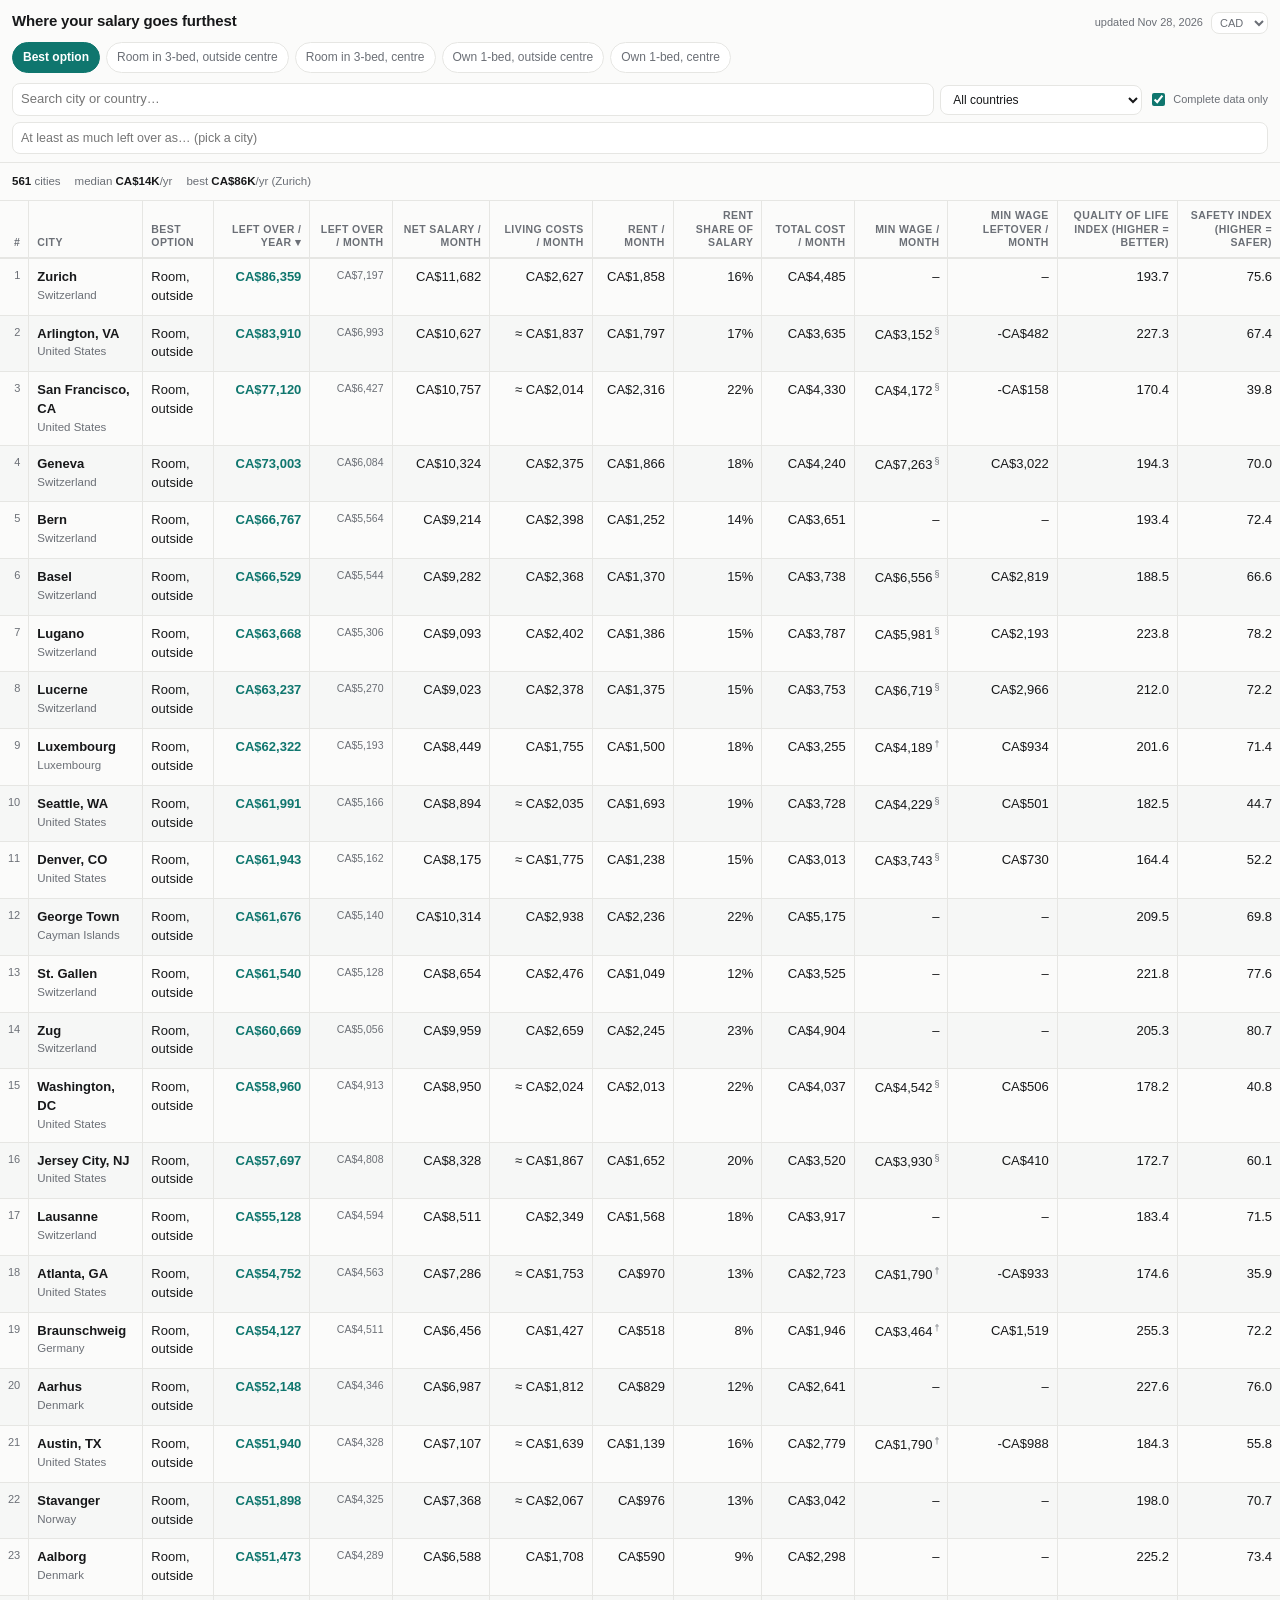
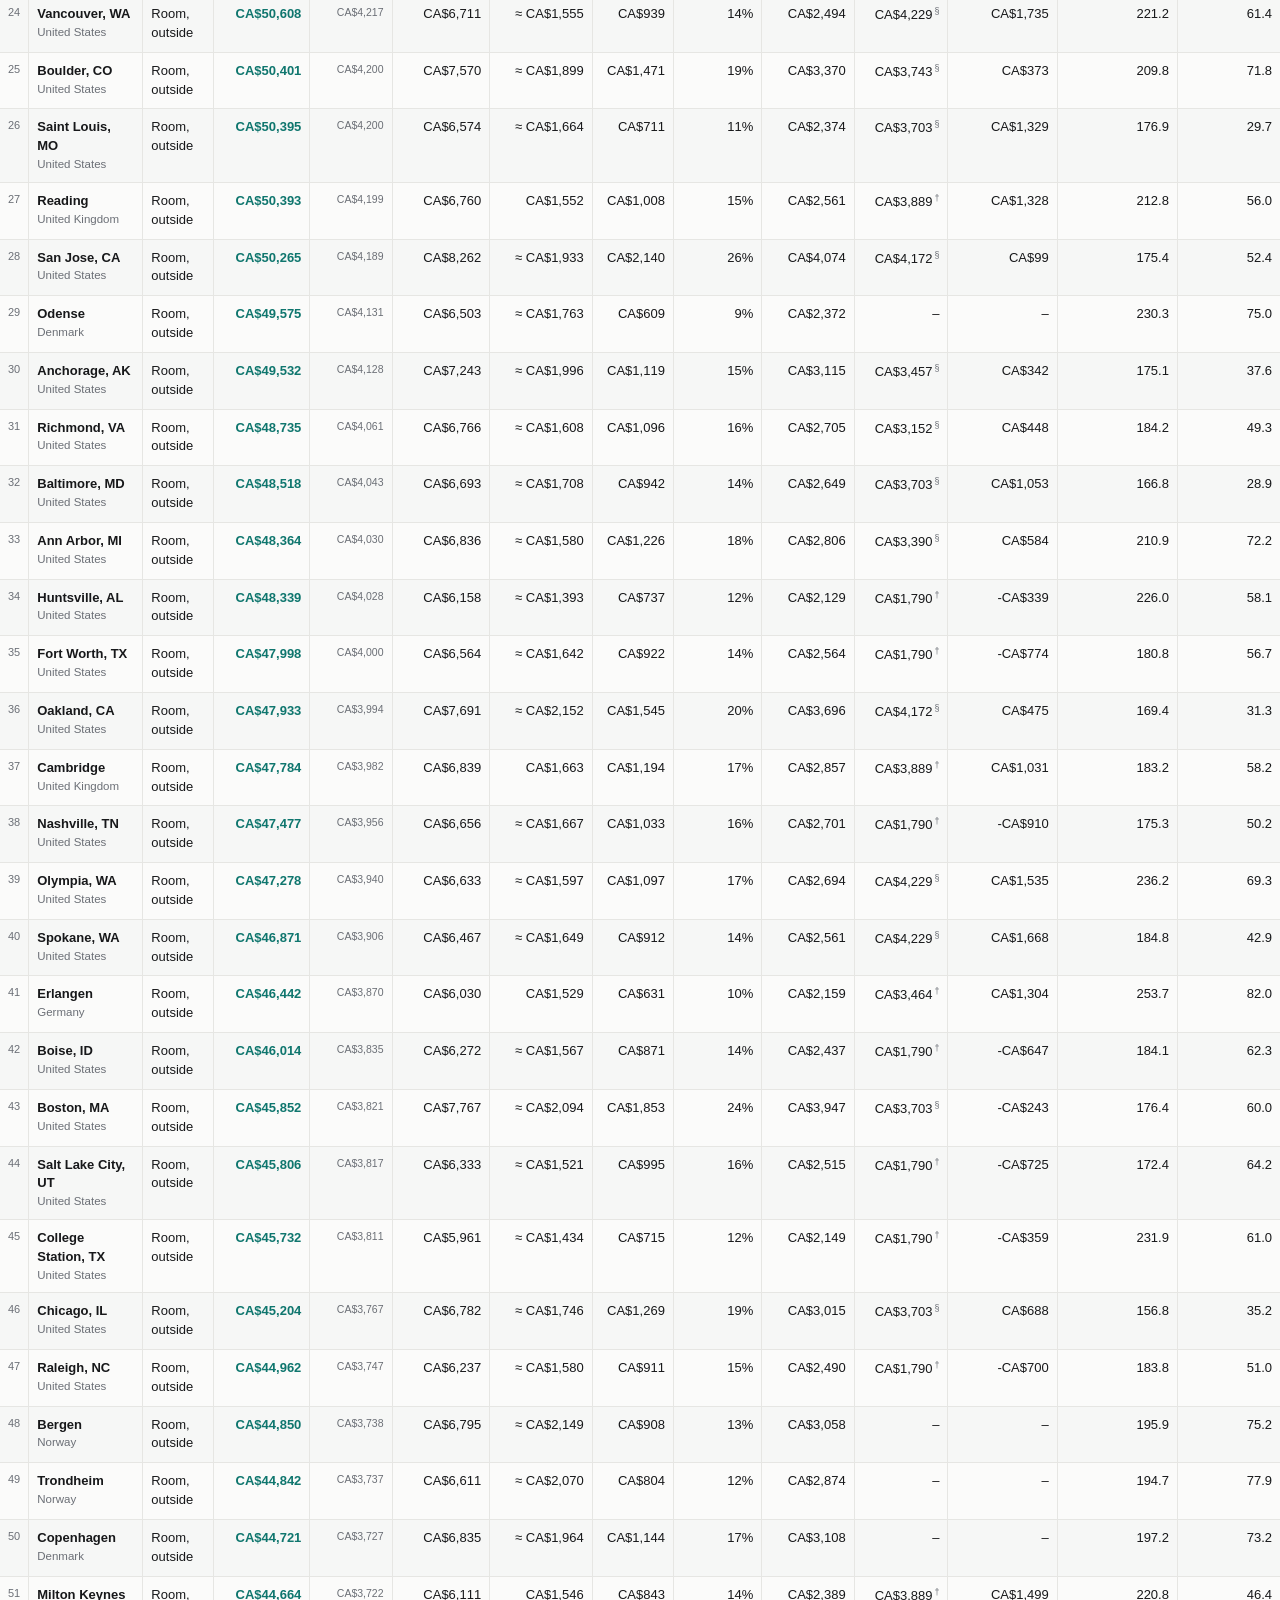
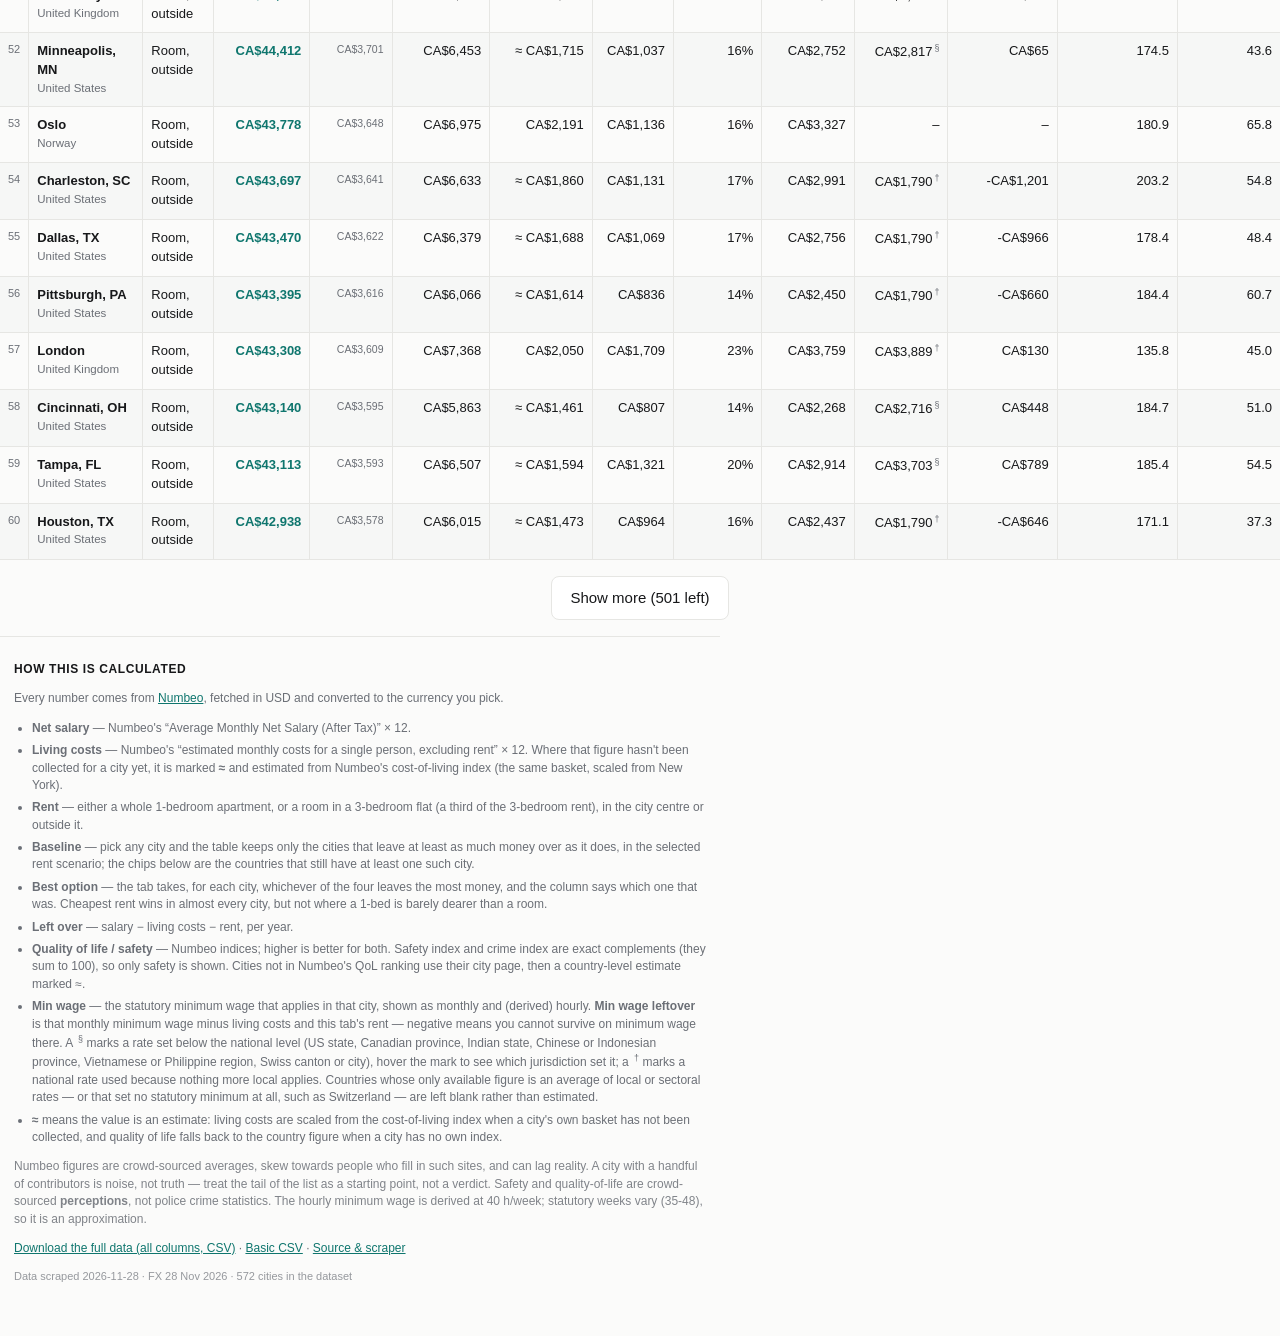
<file: index.html>
<!doctype html>
<html lang="en">
<head>
<meta charset="utf-8">
<meta name="viewport" content="width=device-width, initial-scale=1, viewport-fit=cover">
<title>Where your salary goes furthest — city discretionary income ranking</title>
<meta name="description" content="Cities ranked by how much money is left over each year after tax, living costs and rent. Data from Numbeo, rebuilt automatically.">
<link rel="stylesheet" href="style.9028868739.css">
<link rel="icon" href="data:image/svg+xml,<svg xmlns='http://www.w3.org/2000/svg' viewBox='0 0 100 100'><text y='.9em' font-size='90'>💰</text></svg>">
</head>
<body class="best-mode">
<header class="bar">
  <div class="bar-top">
    <h1>Where your salary goes furthest</h1>
    <div class="meta">
      <span id="updated">loading…</span>
      <select id="currency" aria-label="Currency"></select>
    </div>
  </div>

  <div class="scenarios" role="tablist" aria-label="Rent scenario">
    <button role="tab" data-scenario="best">Best option</button>
    <button role="tab" data-scenario="room3brOutside">Room in 3-bed, outside centre</button>
    <button role="tab" data-scenario="room3brCentre">Room in 3-bed, centre</button>
    <button role="tab" data-scenario="own1brOutside">Own 1-bed, outside centre</button>
    <button role="tab" data-scenario="own1brCentre">Own 1-bed, centre</button>
  </div>

  <div class="filters">
    <input id="search" type="search" placeholder="Search city or country…" autocomplete="off" spellcheck="false">
    <select id="country" aria-label="Country"><option value="">All countries</option></select>
    <label class="toggle"><input id="complete" type="checkbox" checked> Complete data only</label>
  </div>

  <div class="filters baseline-row">
    <input id="baseline" list="baseline-list" placeholder="At least as much left over as… (pick a city)" autocomplete="off" spellcheck="false" aria-label="Baseline city">
    <datalist id="baseline-list"></datalist>
    <button type="button" id="baseline-clear" hidden>Clear baseline</button>
  </div>
</header>

<main>
  <section id="summary" class="summary"></section>
  <section id="baseline-panel" class="baseline-panel" hidden></section>
  <section id="baseline-notice" class="baseline-panel" aria-live="polite" hidden></section>

  <div class="tablewrap">
    <table id="table">
      <thead>
        <tr>
          <th class="num">#</th>
          <th data-sort="city">City</th>
          <th class="only-best" data-sort="best">Best option</th>
          <th class="num" data-sort="disc">Left over / year</th>
          <th class="num" data-sort="disc_m">Left over / month</th>
          <th class="num hide-sm" data-sort="salary">Net salary / month</th>
          <th class="num hide-sm" data-sort="expenses">Living costs / month</th>
          <th class="num" data-sort="rent">Rent / month</th>
          <th class="num hide-sm" data-sort="share">Rent share of salary</th>
          <th class="num hide-sm" data-sort="totalMonthlyCost">Total cost / month</th>
          <th class="num hide-sm" data-sort="minWageMonthlyUsd">Min wage / month</th>
          <th class="num hide-sm" data-sort="minWageLeftoverMonthly">Min wage leftover / month</th>
          <th class="num hide-sm" data-sort="qualityOfLifeIndex">Quality of life index (higher = better)</th>
          <th class="num hide-sm" data-sort="safetyIndex">Safety index (higher = safer)</th>
        </tr>
      </thead>
      <tbody id="rows"></tbody>
    </table>
  </div>

  <div class="more">
    <button id="loadmore" hidden>Show more</button>
    <p id="empty" hidden>No cities match. Loosen the filters.</p>
  </div>

  <footer>
    <h2>How this is calculated</h2>
    <p>
      Every number comes from <a href="https://www.numbeo.com/cost-of-living/" rel="nofollow noopener">Numbeo</a>,
      fetched in USD and converted to the currency you pick.
    </p>
    <ul>
      <li><b>Net salary</b> — Numbeo's “Average Monthly Net Salary (After Tax)” × 12.</li>
      <li><b>Living costs</b> — Numbeo's “estimated monthly costs for a single person, excluding rent” × 12. Where that figure hasn't been collected for a city yet, it is marked <b>≈</b> and estimated from Numbeo's cost-of-living index (the same basket, scaled from New York).</li>
      <li><b>Rent</b> — either a whole 1-bedroom apartment, or a room in a 3-bedroom flat (a third of the 3-bedroom rent), in the city centre or outside it.</li>
      <li><b>Baseline</b> — pick any city and the table keeps only the cities that leave at least as much money over as it does, in the selected rent scenario; the chips below are the countries that still have at least one such city.</li>
      <li><b>Best option</b> — the tab takes, for each city, whichever of the four leaves the most money, and the column says which one that was. Cheapest rent wins in almost every city, but not where a 1-bed is barely dearer than a room.</li>
      <li><b>Left over</b> — salary − living costs − rent, per year.</li>
      <li><b>Quality of life / safety</b> — Numbeo indices; higher is better for both. Safety index and crime index are exact complements (they sum to 100), so only safety is shown. Cities not in Numbeo's QoL ranking use their city page, then a country-level estimate marked ≈.</li>
      <li><b>Min wage</b> — the statutory minimum wage that applies in that city, shown as monthly and (derived) hourly. <b>Min wage leftover</b> is that monthly minimum wage minus living costs and this tab's rent — negative means you cannot survive on minimum wage there. A <span class="est">§</span> marks a rate set below the national level (US state, Canadian province, Indian state, Chinese or Indonesian province, Vietnamese or Philippine region, Swiss canton or city), hover the mark to see which jurisdiction set it; a <span class="est">†</span> marks a national rate used because nothing more local applies. Countries whose only available figure is an average of local or sectoral rates — or that set no statutory minimum at all, such as Switzerland — are left blank rather than estimated.</li>
      <li><b>≈</b> means the value is an estimate: living costs are scaled from the cost-of-living index when a city's own basket has not been collected, and quality of life falls back to the country figure when a city has no own index.</li>
    </ul>
    <p class="caveat">
      Numbeo figures are crowd-sourced averages, skew towards people who fill in such sites, and can lag reality.
      A city with a handful of contributors is noise, not truth — treat the tail of the list as a starting point,
      not a verdict. Safety and quality-of-life are crowd-sourced <b>perceptions</b>, not police crime statistics.
      The hourly minimum wage is derived at 40 h/week; statutory weeks vary (35-48), so it is an approximation.
    </p>
    <p class="links">
      <a href="data-full.csv" download>Download the full data (all columns, CSV)</a> ·
      <a href="data.csv" download>Basic CSV</a> ·
      <a href="https://github.com/ons96/numbeo-discretionary-income">Source &amp; scraper</a>
    </p>
    <p class="stamp" id="stamp"></p>
  </footer>
</main>

<script src="app.06dc27ec02.js"></script>
</body>
</html>
</file>
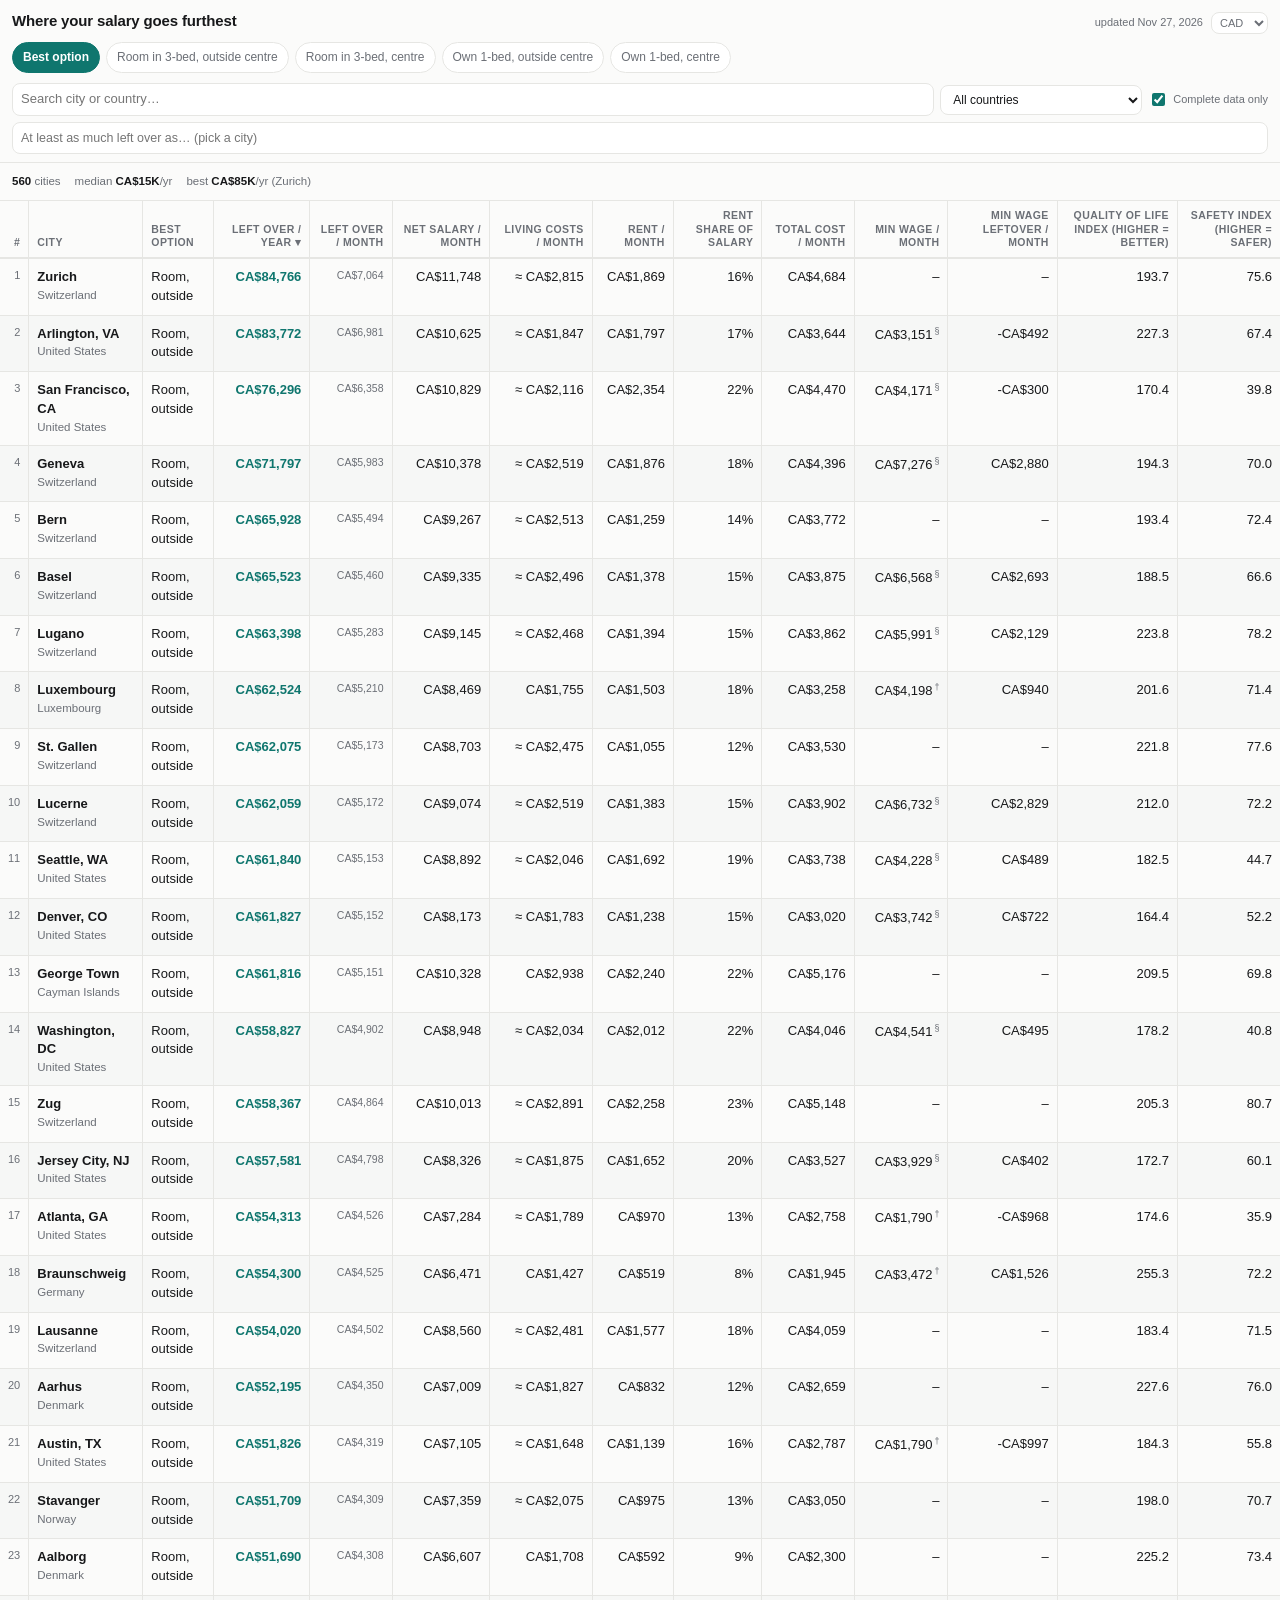
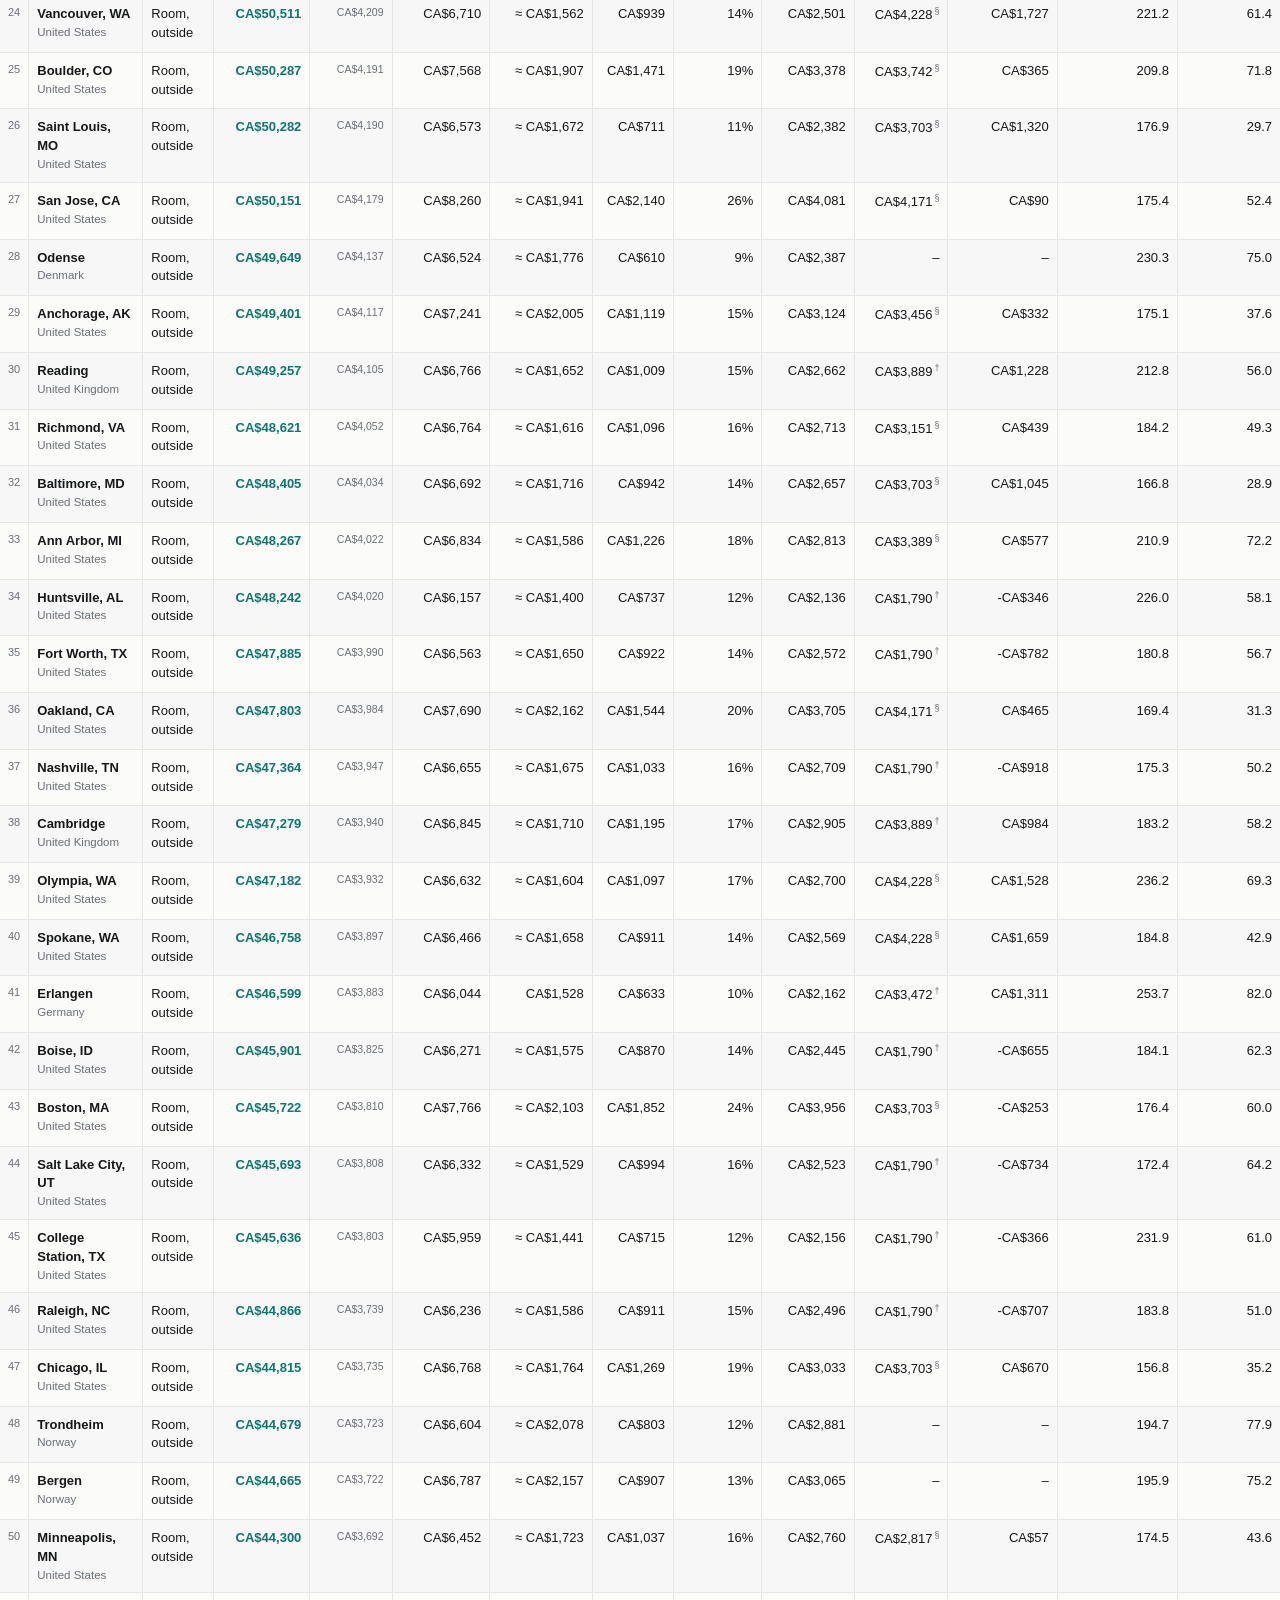
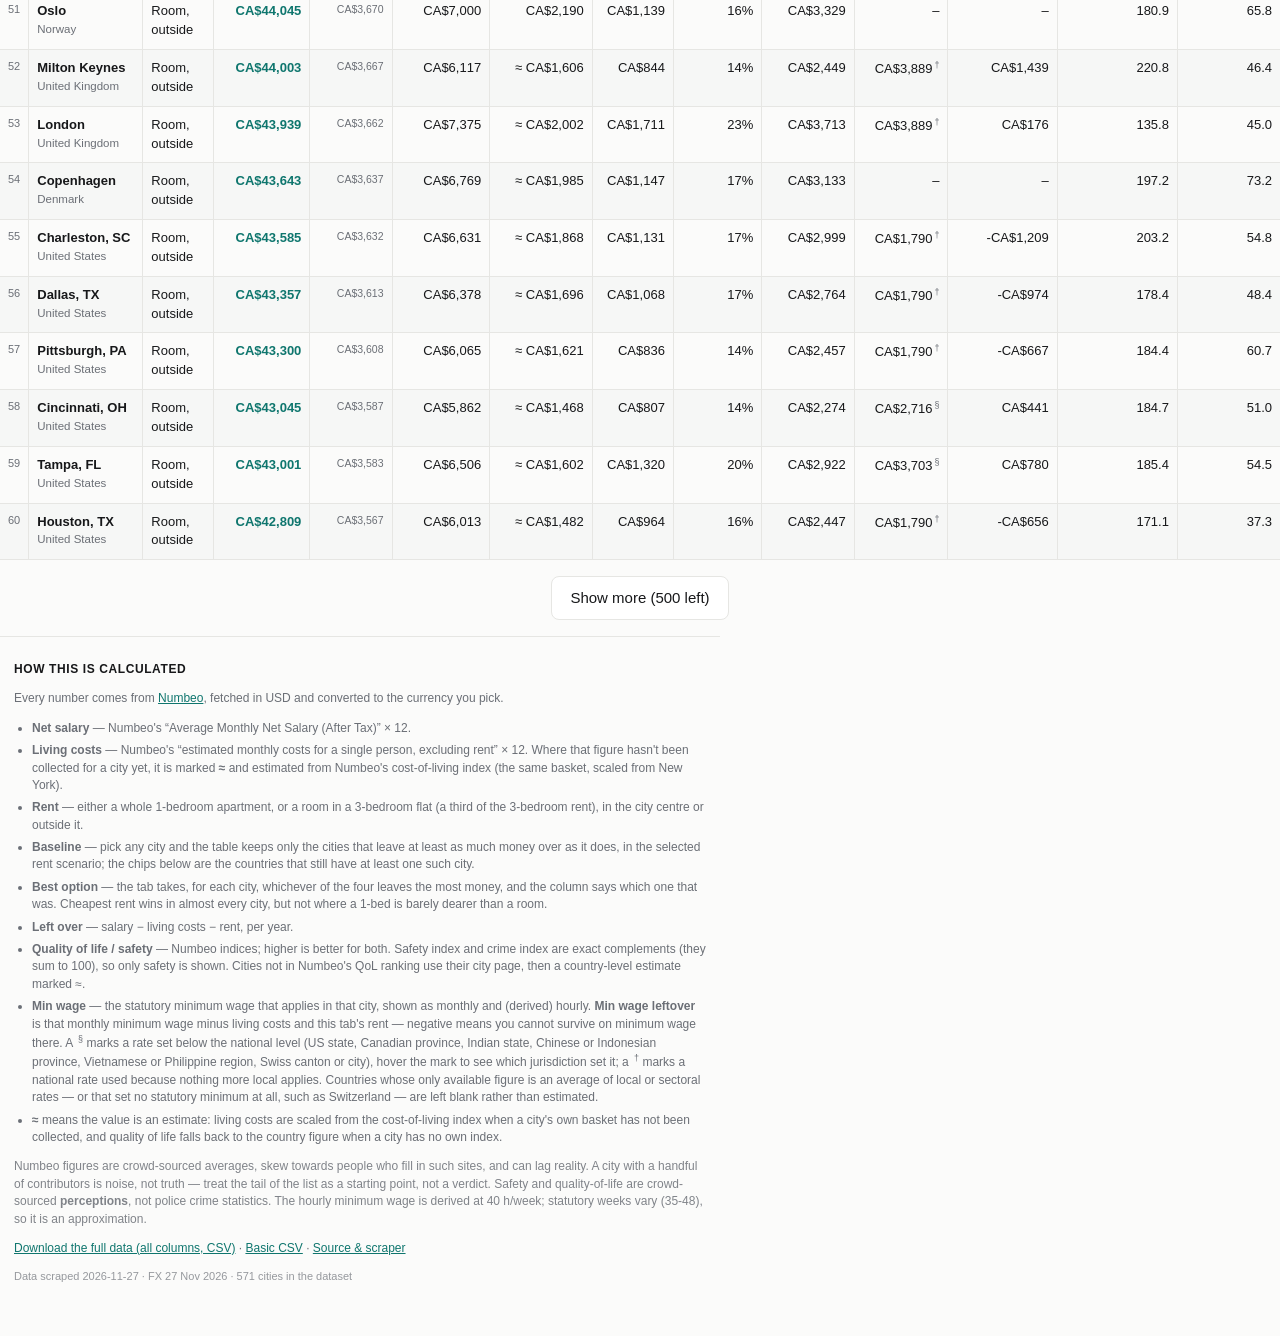
<file: site/index.html>
<!doctype html>
<html lang="en">
<head>
<meta charset="utf-8">
<meta name="viewport" content="width=device-width, initial-scale=1, viewport-fit=cover">
<title>Where your salary goes furthest — city discretionary income ranking</title>
<meta name="description" content="Cities ranked by how much money is left over each year after tax, living costs and rent. Data from Numbeo, rebuilt automatically.">
<link rel="stylesheet" href="style.css">
<link rel="icon" href="data:image/svg+xml,<svg xmlns='http://www.w3.org/2000/svg' viewBox='0 0 100 100'><text y='.9em' font-size='90'>💰</text></svg>">
</head>
<body class="best-mode">
<header class="bar">
  <div class="bar-top">
    <h1>Where your salary goes furthest</h1>
    <div class="meta">
      <span id="updated">loading…</span>
      <select id="currency" aria-label="Currency"></select>
    </div>
  </div>

  <div class="scenarios" role="tablist" aria-label="Rent scenario">
    <button role="tab" data-scenario="best">Best option</button>
    <button role="tab" data-scenario="room3brOutside">Room in 3-bed, outside centre</button>
    <button role="tab" data-scenario="room3brCentre">Room in 3-bed, centre</button>
    <button role="tab" data-scenario="own1brOutside">Own 1-bed, outside centre</button>
    <button role="tab" data-scenario="own1brCentre">Own 1-bed, centre</button>
  </div>

  <div class="filters">
    <input id="search" type="search" placeholder="Search city or country…" autocomplete="off" spellcheck="false">
    <select id="country" aria-label="Country"><option value="">All countries</option></select>
    <label class="toggle"><input id="complete" type="checkbox" checked> Complete data only</label>
  </div>

  <div class="filters baseline-row">
    <input id="baseline" list="baseline-list" placeholder="At least as much left over as… (pick a city)" autocomplete="off" spellcheck="false" aria-label="Baseline city">
    <datalist id="baseline-list"></datalist>
    <button type="button" id="baseline-clear" hidden>Clear baseline</button>
  </div>
</header>

<main>
  <section id="summary" class="summary"></section>
  <section id="baseline-panel" class="baseline-panel" hidden></section>
  <section id="baseline-notice" class="baseline-panel" aria-live="polite" hidden></section>

  <div class="tablewrap">
    <table id="table">
      <thead>
        <tr>
          <th class="num">#</th>
          <th data-sort="city">City</th>
          <th class="only-best" data-sort="best">Best option</th>
          <th class="num" data-sort="disc">Left over / year</th>
          <th class="num" data-sort="disc_m">Left over / month</th>
          <th class="num hide-sm" data-sort="salary">Net salary / month</th>
          <th class="num hide-sm" data-sort="expenses">Living costs / month</th>
          <th class="num" data-sort="rent">Rent / month</th>
          <th class="num hide-sm" data-sort="share">Rent share of salary</th>
          <th class="num hide-sm" data-sort="totalMonthlyCost">Total cost / month</th>
          <th class="num hide-sm" data-sort="minWageMonthlyUsd">Min wage / month</th>
          <th class="num hide-sm" data-sort="minWageLeftoverMonthly">Min wage leftover / month</th>
          <th class="num hide-sm" data-sort="qualityOfLifeIndex">Quality of life index (higher = better)</th>
          <th class="num hide-sm" data-sort="safetyIndex">Safety index (higher = safer)</th>
        </tr>
      </thead>
      <tbody id="rows"></tbody>
    </table>
  </div>

  <div class="more">
    <button id="loadmore" hidden>Show more</button>
    <p id="empty" hidden>No cities match. Loosen the filters.</p>
  </div>

  <footer>
    <h2>How this is calculated</h2>
    <p>
      Every number comes from <a href="https://www.numbeo.com/cost-of-living/" rel="nofollow noopener">Numbeo</a>,
      fetched in USD and converted to the currency you pick.
    </p>
    <ul>
      <li><b>Net salary</b> — Numbeo's “Average Monthly Net Salary (After Tax)” × 12.</li>
      <li><b>Living costs</b> — Numbeo's “estimated monthly costs for a single person, excluding rent” × 12. Where that figure hasn't been collected for a city yet, it is marked <b>≈</b> and estimated from Numbeo's cost-of-living index (the same basket, scaled from New York).</li>
      <li><b>Rent</b> — either a whole 1-bedroom apartment, or a room in a 3-bedroom flat (a third of the 3-bedroom rent), in the city centre or outside it.</li>
      <li><b>Baseline</b> — pick any city and the table keeps only the cities that leave at least as much money over as it does, in the selected rent scenario; the chips below are the countries that still have at least one such city.</li>
      <li><b>Best option</b> — the tab takes, for each city, whichever of the four leaves the most money, and the column says which one that was. Cheapest rent wins in almost every city, but not where a 1-bed is barely dearer than a room.</li>
      <li><b>Left over</b> — salary − living costs − rent, per year.</li>
      <li><b>Quality of life / safety</b> — Numbeo indices; higher is better for both. Safety index and crime index are exact complements (they sum to 100), so only safety is shown. Cities not in Numbeo's QoL ranking use their city page, then a country-level estimate marked ≈.</li>
      <li><b>Min wage</b> — the statutory minimum wage that applies in that city, shown as monthly and (derived) hourly. <b>Min wage leftover</b> is that monthly minimum wage minus living costs and this tab's rent — negative means you cannot survive on minimum wage there. A <span class="est">§</span> marks a rate set below the national level (US state, Canadian province, Indian state, Chinese or Indonesian province, Vietnamese or Philippine region, Swiss canton or city), hover the mark to see which jurisdiction set it; a <span class="est">†</span> marks a national rate used because nothing more local applies. Countries whose only available figure is an average of local or sectoral rates — or that set no statutory minimum at all, such as Switzerland — are left blank rather than estimated.</li>
      <li><b>≈</b> means the value is an estimate: living costs are scaled from the cost-of-living index when a city's own basket has not been collected, and quality of life falls back to the country figure when a city has no own index.</li>
    </ul>
    <p class="caveat">
      Numbeo figures are crowd-sourced averages, skew towards people who fill in such sites, and can lag reality.
      A city with a handful of contributors is noise, not truth — treat the tail of the list as a starting point,
      not a verdict. Safety and quality-of-life are crowd-sourced <b>perceptions</b>, not police crime statistics.
      The hourly minimum wage is derived at 40 h/week; statutory weeks vary (35-48), so it is an approximation.
    </p>
    <p class="links">
      <a href="data-full.csv" download>Download the full data (all columns, CSV)</a> ·
      <a href="data.csv" download>Basic CSV</a> ·
      <a href="https://github.com/ons96/numbeo-discretionary-income">Source &amp; scraper</a>
    </p>
    <p class="stamp" id="stamp"></p>
  </footer>
</main>

<script src="app.js"></script>
</body>
</html>
</file>
<file: style.9028868739.css>
:root {
  color-scheme: light dark;
  --bg: #fbfbfa;
  --panel: #ffffff;
  --ink: #17181a;
  --muted: #6b6f76;
  --line: #e6e6e3;
  --accent: #0f766e;
  --accent-ink: #ffffff;
  --good: #0f766e;
  --bad: #b42318;
  --row: #f6f7f6;
}

@media (prefers-color-scheme: dark) {
  :root {
    --bg: #14161a;
    --panel: #1b1e23;
    --ink: #eceef1;
    --muted: #9aa0a8;
    --line: #2a2f36;
    --accent: #34d399;
    --accent-ink: #06231c;
    --good: #34d399;
    --bad: #f87171;
    --row: #20242a;
  }
}

* { box-sizing: border-box; }

html { -webkit-text-size-adjust: 100%; }

body {
  margin: 0;
  background: var(--bg);
  color: var(--ink);
  font: 15px/1.45 -apple-system, BlinkMacSystemFont, "Segoe UI", Roboto, "Helvetica Neue", Arial, sans-serif;
  font-variant-numeric: tabular-nums;
}

a { color: var(--accent); }

/* ---------- header ---------- */

.bar {
  position: sticky;
  top: 0;
  z-index: 10;
  background: color-mix(in srgb, var(--bg) 88%, transparent);
  backdrop-filter: blur(12px);
  border-bottom: 1px solid var(--line);
  padding: 10px 12px 8px;
  padding-top: max(10px, env(safe-area-inset-top));
}

.bar-top {
  display: flex;
  align-items: baseline;
  justify-content: space-between;
  gap: 10px;
  flex-wrap: wrap;
}

h1 {
  font-size: 15px;
  font-weight: 650;
  margin: 0;
  letter-spacing: -0.01em;
}

.meta {
  display: flex;
  align-items: center;
  gap: 8px;
  font-size: 11px;
  color: var(--muted);
}

select, input, button {
  font: inherit;
  color: inherit;
  background: var(--panel);
  border: 1px solid var(--line);
  border-radius: 8px;
  padding: 6px 8px;
}

.meta select { font-size: 11px; padding: 3px 4px; }

.scenarios {
  display: flex;
  gap: 6px;
  overflow-x: auto;
  padding: 8px 0 2px;
  scrollbar-width: none;
}
.scenarios::-webkit-scrollbar { display: none; }

.scenarios button {
  white-space: nowrap;
  font-size: 12px;
  padding: 6px 10px;
  border-radius: 999px;
  color: var(--muted);
  cursor: pointer;
}

.scenarios button[aria-selected="true"] {
  background: var(--accent);
  border-color: var(--accent);
  color: var(--accent-ink);
  font-weight: 600;
}

.filters {
  display: flex;
  gap: 6px;
  padding-top: 8px;
  align-items: center;
  flex-wrap: wrap;
}

.filters input[type="search"] { flex: 1 1 130px; min-width: 110px; font-size: 13px; }
.filters select { font-size: 12px; max-width: 40%; }

.toggle {
  display: inline-flex;
  align-items: center;
  gap: 5px;
  font-size: 11px;
  color: var(--muted);
  white-space: nowrap;
}
.toggle input { accent-color: var(--accent); }

/* ---------- baseline ---------- */

.baseline-row { padding-top: 6px; }
.baseline-row input { flex: 1 1 200px; font-size: 12.5px; }
#baseline-clear { font-size: 11px; padding: 5px 9px; color: var(--muted); cursor: pointer; }

.baseline-panel {
  border-bottom: 1px solid var(--line);
  padding: 8px 12px 10px;
  font-size: 11.5px;
  color: var(--muted);
}
.baseline-panel p { margin: 0 0 6px; }
.baseline-panel b { color: var(--ink); font-weight: 600; }

.chips { display: flex; flex-wrap: wrap; gap: 5px; max-height: 116px; overflow-y: auto; }
.chips button {
  font-size: 11px;
  padding: 2px 8px;
  border-radius: 999px;
  background: var(--panel);
  border: 1px solid var(--line);
  color: var(--ink);
  cursor: pointer;
}
.chips button[aria-pressed="true"] {
  background: var(--accent);
  border-color: var(--accent);
  color: var(--accent-ink);
  font-weight: 600;
}

/* ---------- summary ---------- */

.summary {
  display: flex;
  gap: 14px;
  padding: 10px 12px;
  font-size: 11.5px;
  color: var(--muted);
  border-bottom: 1px solid var(--line);
  flex-wrap: wrap;
}
.summary b { color: var(--ink); font-weight: 600; }

/* ---------- table ---------- */

/* No overflow here: an overflow container would become the sticky scrollport
   and break the sticky <thead> on page scroll. The table is allowed to overflow
   the page horizontally on narrow screens instead. */
.tablewrap { overflow: visible; }

table {
  width: 100%;
  border-collapse: collapse;
  font-size: 13px;
}

thead th {
  position: sticky;
  top: var(--bar-h, 0px);
  z-index: 6;
  background: var(--bg);
  font-size: 10.5px;
  line-height: 1.3;
  text-transform: uppercase;
  letter-spacing: 0.04em;
  color: var(--muted);
  font-weight: 600;
  text-align: left;
  vertical-align: bottom;
  padding: 8px 8px;
  border-bottom: 1px solid var(--line);
  box-shadow: inset 0 -1px 0 var(--line);
  white-space: normal;
  overflow-wrap: break-word;
  cursor: pointer;
  user-select: none;
}

/* numeric headers wrap too, so the longest label sets the column width */
thead th.num { text-align: right; white-space: normal; }

thead th[aria-sort="descending"]::after { content: " ▾"; }
thead th[aria-sort="ascending"]::after { content: " ▴"; }

tbody td {
  padding: 9px 8px;
  border-bottom: 1px solid var(--line);
  vertical-align: top;
}

/* vertical gridlines: functional, easier to track a row across many columns */
thead th, tbody td { border-right: 1px solid var(--line); }
thead th:last-child, tbody td:last-child { border-right: 0; }

tbody tr:nth-child(even) { background: var(--row); }
tbody tr:hover { background: color-mix(in srgb, var(--accent) 7%, var(--bg)); }
.est { color: var(--muted); font-size: 9px; vertical-align: super; margin-left: 2px; cursor: help; }

td.num { text-align: right; white-space: nowrap; }

.rank { color: var(--muted); font-size: 11px; }

.city { font-weight: 600; }
.country { color: var(--muted); font-size: 11.5px; display: block; }

.disc { font-weight: 650; color: var(--good); }
.disc.neg { color: var(--bad); }
.hint { color: var(--muted); font-size: 10.5px; display: block; }

.hide-sm { display: none; }

/* the "best option" column only exists in the Best option tab */
.only-best { display: none; }
body.best-mode .only-best { display: table-cell; }

@media (min-width: 620px) {
  .hide-sm { display: table-cell; }
  body { font-size: 15px; }
}

/* ---------- footer ---------- */

.more { padding: 16px 12px; text-align: center; }
.more button { padding: 10px 18px; cursor: pointer; }

footer {
  padding: 8px 14px 40px;
  border-top: 1px solid var(--line);
  color: var(--muted);
  font-size: 12px;
  max-width: 720px;
}

footer h2 {
  font-size: 12px;
  text-transform: uppercase;
  letter-spacing: 0.05em;
  color: var(--ink);
  margin: 16px 0 8px;
}

footer ul { padding-left: 18px; margin: 8px 0; }
footer li { margin: 5px 0; }
.caveat { opacity: 0.85; }
.stamp { font-size: 11px; opacity: 0.7; }
</file>
<file: site/style.css>
:root {
  color-scheme: light dark;
  --bg: #fbfbfa;
  --panel: #ffffff;
  --ink: #17181a;
  --muted: #6b6f76;
  --line: #e6e6e3;
  --accent: #0f766e;
  --accent-ink: #ffffff;
  --good: #0f766e;
  --bad: #b42318;
  --row: #f6f7f6;
}

@media (prefers-color-scheme: dark) {
  :root {
    --bg: #14161a;
    --panel: #1b1e23;
    --ink: #eceef1;
    --muted: #9aa0a8;
    --line: #2a2f36;
    --accent: #34d399;
    --accent-ink: #06231c;
    --good: #34d399;
    --bad: #f87171;
    --row: #20242a;
  }
}

* { box-sizing: border-box; }

html { -webkit-text-size-adjust: 100%; }

body {
  margin: 0;
  background: var(--bg);
  color: var(--ink);
  font: 15px/1.45 -apple-system, BlinkMacSystemFont, "Segoe UI", Roboto, "Helvetica Neue", Arial, sans-serif;
  font-variant-numeric: tabular-nums;
}

a { color: var(--accent); }

/* ---------- header ---------- */

.bar {
  position: sticky;
  top: 0;
  z-index: 10;
  background: color-mix(in srgb, var(--bg) 88%, transparent);
  backdrop-filter: blur(12px);
  border-bottom: 1px solid var(--line);
  padding: 10px 12px 8px;
  padding-top: max(10px, env(safe-area-inset-top));
}

.bar-top {
  display: flex;
  align-items: baseline;
  justify-content: space-between;
  gap: 10px;
  flex-wrap: wrap;
}

h1 {
  font-size: 15px;
  font-weight: 650;
  margin: 0;
  letter-spacing: -0.01em;
}

.meta {
  display: flex;
  align-items: center;
  gap: 8px;
  font-size: 11px;
  color: var(--muted);
}

select, input, button {
  font: inherit;
  color: inherit;
  background: var(--panel);
  border: 1px solid var(--line);
  border-radius: 8px;
  padding: 6px 8px;
}

.meta select { font-size: 11px; padding: 3px 4px; }

.scenarios {
  display: flex;
  gap: 6px;
  overflow-x: auto;
  padding: 8px 0 2px;
  scrollbar-width: none;
}
.scenarios::-webkit-scrollbar { display: none; }

.scenarios button {
  white-space: nowrap;
  font-size: 12px;
  padding: 6px 10px;
  border-radius: 999px;
  color: var(--muted);
  cursor: pointer;
}

.scenarios button[aria-selected="true"] {
  background: var(--accent);
  border-color: var(--accent);
  color: var(--accent-ink);
  font-weight: 600;
}

.filters {
  display: flex;
  gap: 6px;
  padding-top: 8px;
  align-items: center;
  flex-wrap: wrap;
}

.filters input[type="search"] { flex: 1 1 130px; min-width: 110px; font-size: 13px; }
.filters select { font-size: 12px; max-width: 40%; }

.toggle {
  display: inline-flex;
  align-items: center;
  gap: 5px;
  font-size: 11px;
  color: var(--muted);
  white-space: nowrap;
}
.toggle input { accent-color: var(--accent); }

/* ---------- baseline ---------- */

.baseline-row { padding-top: 6px; }
.baseline-row input { flex: 1 1 200px; font-size: 12.5px; }
#baseline-clear { font-size: 11px; padding: 5px 9px; color: var(--muted); cursor: pointer; }

.baseline-panel {
  border-bottom: 1px solid var(--line);
  padding: 8px 12px 10px;
  font-size: 11.5px;
  color: var(--muted);
}
.baseline-panel p { margin: 0 0 6px; }
.baseline-panel b { color: var(--ink); font-weight: 600; }

.chips { display: flex; flex-wrap: wrap; gap: 5px; max-height: 116px; overflow-y: auto; }
.chips button {
  font-size: 11px;
  padding: 2px 8px;
  border-radius: 999px;
  background: var(--panel);
  border: 1px solid var(--line);
  color: var(--ink);
  cursor: pointer;
}
.chips button[aria-pressed="true"] {
  background: var(--accent);
  border-color: var(--accent);
  color: var(--accent-ink);
  font-weight: 600;
}

/* ---------- summary ---------- */

.summary {
  display: flex;
  gap: 14px;
  padding: 10px 12px;
  font-size: 11.5px;
  color: var(--muted);
  border-bottom: 1px solid var(--line);
  flex-wrap: wrap;
}
.summary b { color: var(--ink); font-weight: 600; }

/* ---------- table ---------- */

/* No overflow here: an overflow container would become the sticky scrollport
   and break the sticky <thead> on page scroll. The table is allowed to overflow
   the page horizontally on narrow screens instead. */
.tablewrap { overflow: visible; }

table {
  width: 100%;
  border-collapse: collapse;
  font-size: 13px;
}

thead th {
  position: sticky;
  top: var(--bar-h, 0px);
  z-index: 6;
  background: var(--bg);
  font-size: 10.5px;
  line-height: 1.3;
  text-transform: uppercase;
  letter-spacing: 0.04em;
  color: var(--muted);
  font-weight: 600;
  text-align: left;
  vertical-align: bottom;
  padding: 8px 8px;
  border-bottom: 1px solid var(--line);
  box-shadow: inset 0 -1px 0 var(--line);
  white-space: normal;
  overflow-wrap: break-word;
  cursor: pointer;
  user-select: none;
}

/* numeric headers wrap too, so the longest label sets the column width */
thead th.num { text-align: right; white-space: normal; }

thead th[aria-sort="descending"]::after { content: " ▾"; }
thead th[aria-sort="ascending"]::after { content: " ▴"; }

tbody td {
  padding: 9px 8px;
  border-bottom: 1px solid var(--line);
  vertical-align: top;
}

/* vertical gridlines: functional, easier to track a row across many columns */
thead th, tbody td { border-right: 1px solid var(--line); }
thead th:last-child, tbody td:last-child { border-right: 0; }

tbody tr:nth-child(even) { background: var(--row); }
tbody tr:hover { background: color-mix(in srgb, var(--accent) 7%, var(--bg)); }
.est { color: var(--muted); font-size: 9px; vertical-align: super; margin-left: 2px; cursor: help; }

td.num { text-align: right; white-space: nowrap; }

.rank { color: var(--muted); font-size: 11px; }

.city { font-weight: 600; }
.country { color: var(--muted); font-size: 11.5px; display: block; }

.disc { font-weight: 650; color: var(--good); }
.disc.neg { color: var(--bad); }
.hint { color: var(--muted); font-size: 10.5px; display: block; }

.hide-sm { display: none; }

/* the "best option" column only exists in the Best option tab */
.only-best { display: none; }
body.best-mode .only-best { display: table-cell; }

@media (min-width: 620px) {
  .hide-sm { display: table-cell; }
  body { font-size: 15px; }
}

/* ---------- footer ---------- */

.more { padding: 16px 12px; text-align: center; }
.more button { padding: 10px 18px; cursor: pointer; }

footer {
  padding: 8px 14px 40px;
  border-top: 1px solid var(--line);
  color: var(--muted);
  font-size: 12px;
  max-width: 720px;
}

footer h2 {
  font-size: 12px;
  text-transform: uppercase;
  letter-spacing: 0.05em;
  color: var(--ink);
  margin: 16px 0 8px;
}

footer ul { padding-left: 18px; margin: 8px 0; }
footer li { margin: 5px 0; }
.caveat { opacity: 0.85; }
.stamp { font-size: 11px; opacity: 0.7; }
</file>
